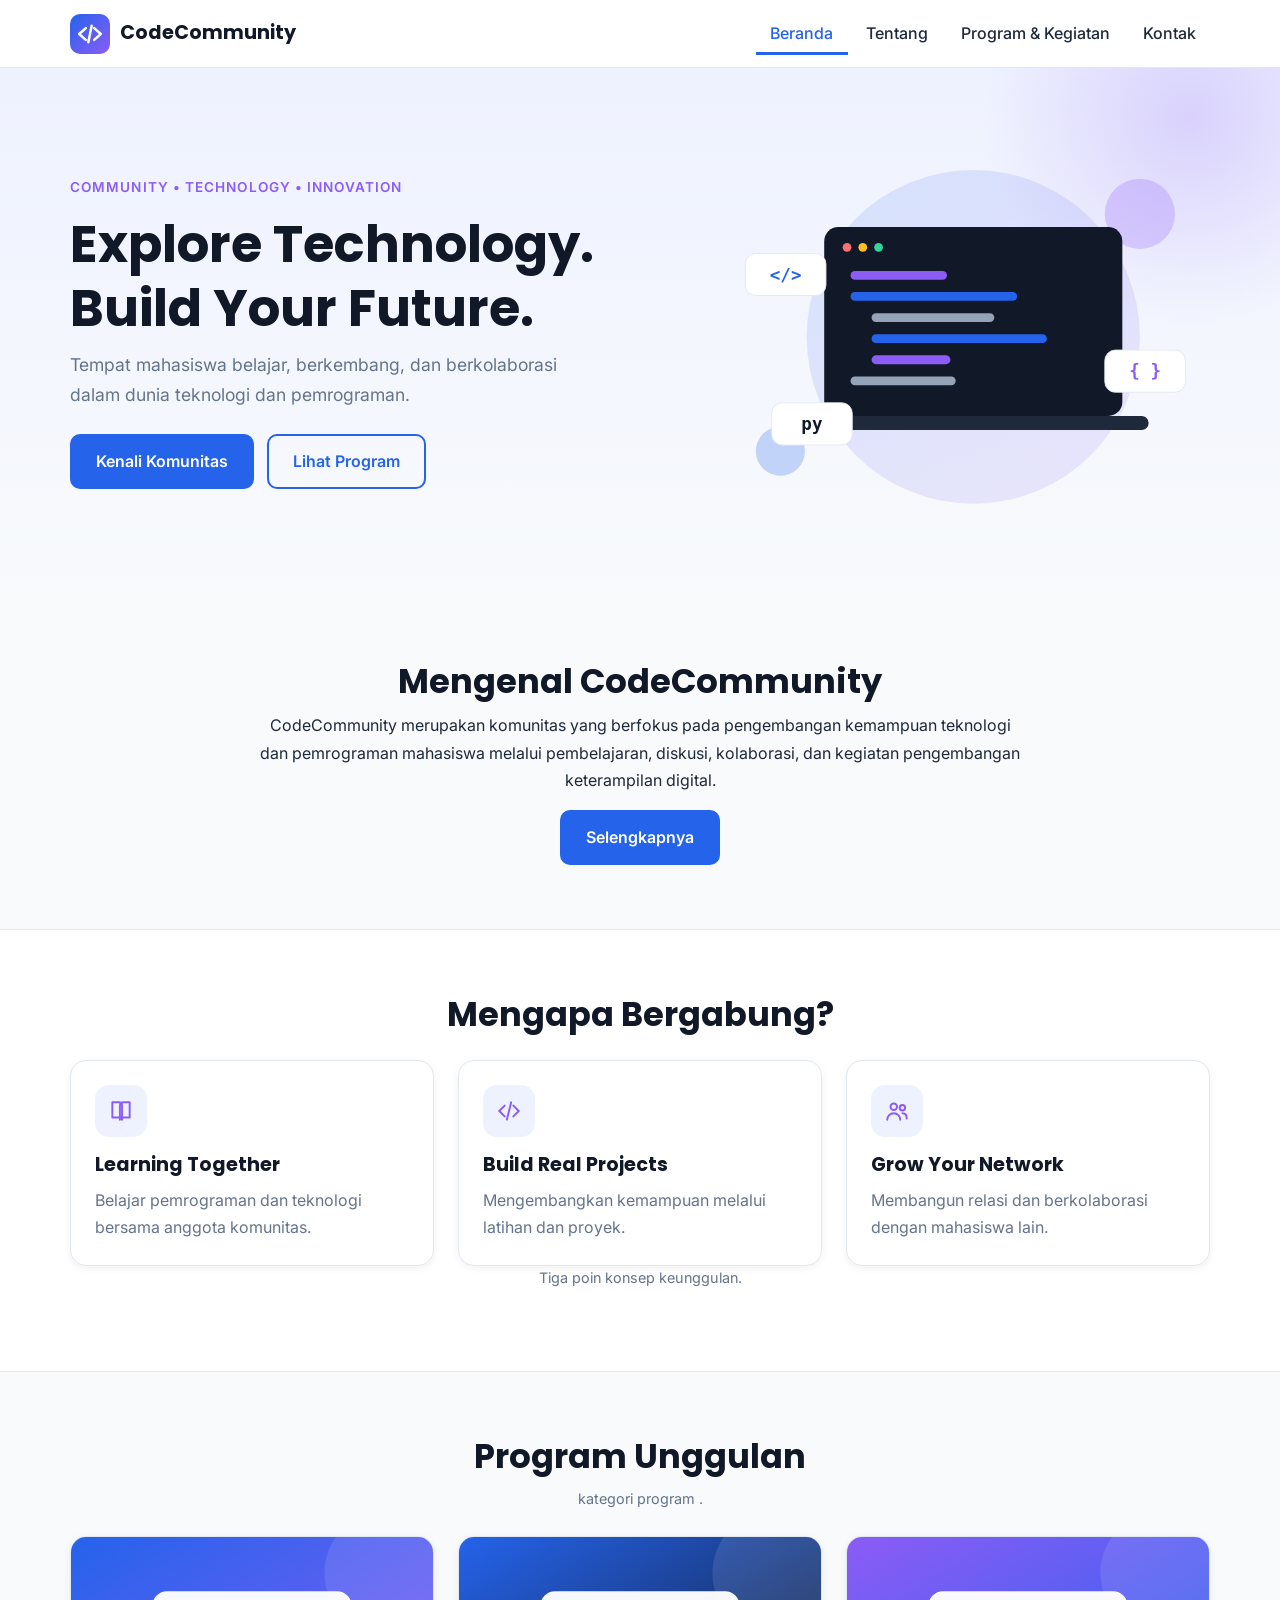
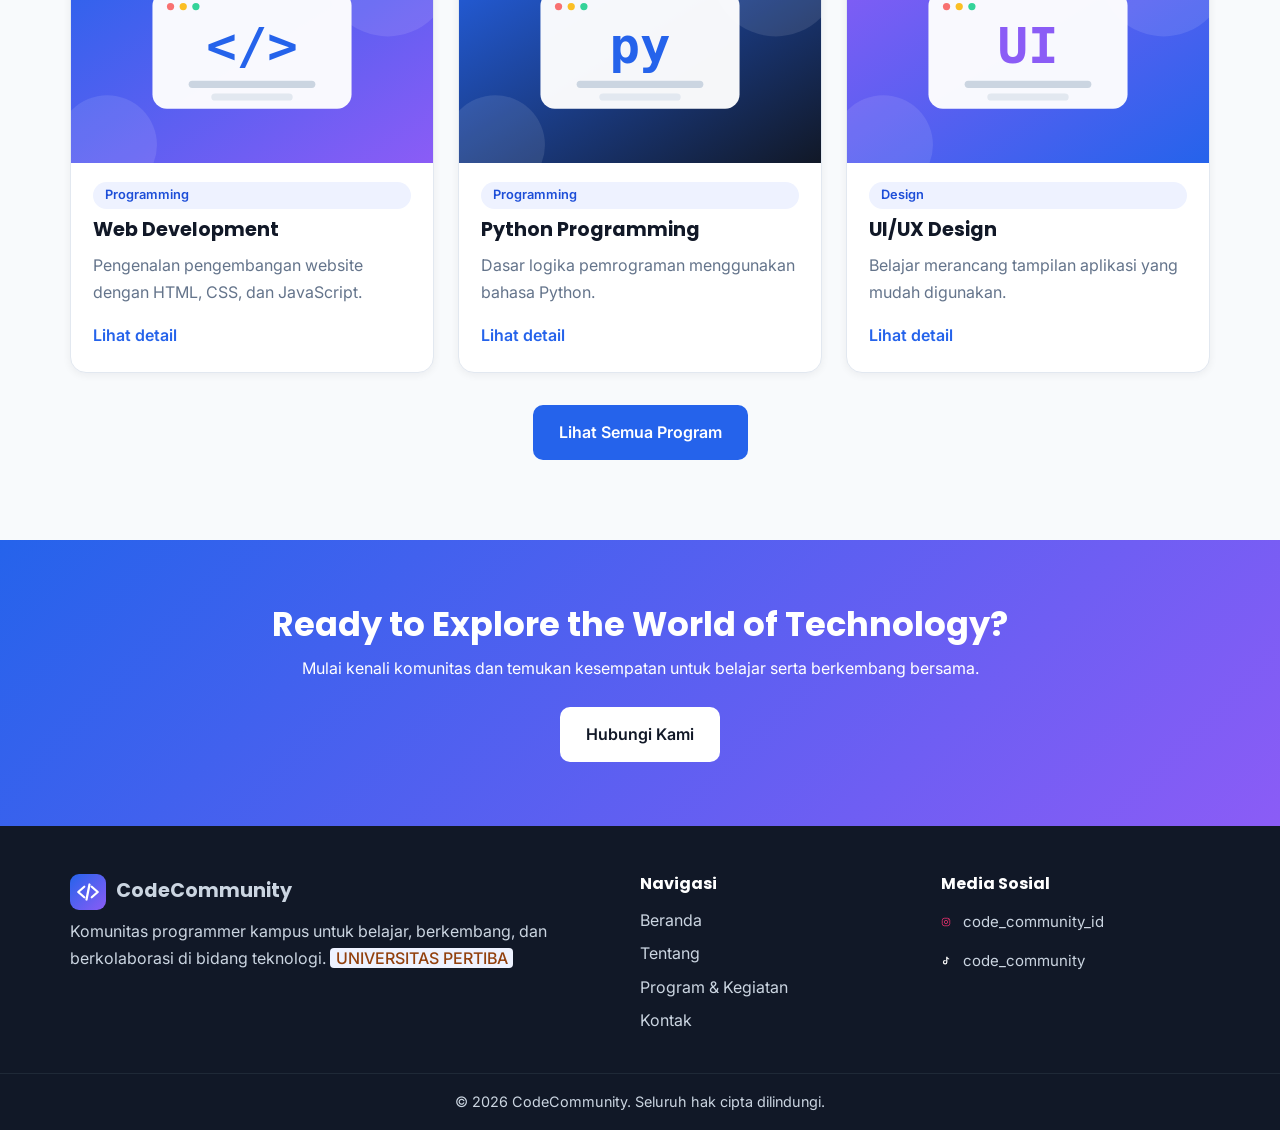
<file: index.html>
<!DOCTYPE html>
<html lang="id">
<head>
  <meta charset="UTF-8">
  <meta name="viewport" content="width=device-width, initial-scale=1.0">
  <meta name="description" content="CodeCommunity: website profil komunitas programmer kampus untuk belajar teknologi dan pemrograman bersama.">
  <title>Beranda | CodeCommunity</title>
  <link rel="preconnect" href="https://fonts.googleapis.com">
  <link rel="preconnect" href="https://fonts.gstatic.com" crossorigin>
  <link href="https://fonts.googleapis.com/css2?family=Inter:wght@400;500;600&amp;family=Poppins:wght@600;700&amp;display=swap" rel="stylesheet">
  <link rel="stylesheet" href="style.css">
  <script src="script.js" defer></script>
</head>
<body>
  <a class="lewati" href="#konten">Lewati ke konten utama</a>
  <header class="header" id="header-situs">
    <div class="kontainer header-isi">
      <a class="logo" href="index.html" aria-label="CodeCommunity, kembali ke Beranda">
        <img src="logo.svg" alt="Logo CodeCommunity berupa simbol kode" width="40" height="40">
        <span>CodeCommunity</span>
      </a>
      <button class="hamburger" id="tombol-menu" type="button" aria-label="Buka menu navigasi" aria-expanded="false" aria-controls="menu-utama">
        <span></span><span></span><span></span>
      </button>
      <nav class="nav" aria-label="Navigasi utama">
        <ul class="menu" id="menu-utama">
            <li><a href="index.html" class="aktif" aria-current="page">Beranda</a></li>
            <li><a href="tentang.html">Tentang</a></li>
            <li><a href="katalog.html">Program &amp; Kegiatan</a></li>
            <li><a href="kontak.html">Kontak</a></li>
        </ul>
      </nav>
    </div>
  </header>

  <main id="konten">
    <section class="hero" aria-labelledby="judul-hero">
      <div class="kontainer hero-isi">
        <div class="hero-teks">
          <p class="label">COMMUNITY • TECHNOLOGY • INNOVATION</p>
          <h1 id="judul-hero">Explore Technology. Build Your Future.</h1>
          <p class="subjudul">Tempat mahasiswa belajar, berkembang, dan berkolaborasi dalam dunia teknologi dan pemrograman.</p>
          <div class="tombol-grup">
            <a class="tombol tombol-utama" href="tentang.html">Kenali Komunitas</a>
            <a class="tombol tombol-sekunder" href="katalog.html">Lihat Program</a>
          </div>
        </div>
        <div class="hero-gambar">
          <img src="hero-community.svg" alt="Ilustrasi laptop berisi kode program yang dikelilingi simbol kode seperti &lt;/&gt; dan { }" width="560" height="420">
        </div>
      </div>
    </section>

    <section class="seksi" aria-labelledby="judul-mengenal">
      <div class="kontainer sempit teks-tengah">
        <h2 id="judul-mengenal">Mengenal CodeCommunity</h2>
        <p>CodeCommunity merupakan komunitas yang berfokus pada pengembangan kemampuan teknologi dan pemrograman mahasiswa melalui pembelajaran, diskusi, kolaborasi, dan kegiatan pengembangan keterampilan digital.</p>
        <a class="tombol tombol-utama" href="tentang.html">Selengkapnya</a>
      </div>
    </section>

    <section class="seksi seksi-putih" aria-labelledby="judul-keunggulan">
      <div class="kontainer">
        <h2 id="judul-keunggulan" class="teks-tengah">Mengapa Bergabung?</h2>
        <div class="grid-auto">
        <article class="kartu kartu-fitur">
          <span class="ikon" aria-hidden="true"><svg viewBox="0 0 24 24" width="26" height="26" fill="none" stroke="currentColor" stroke-width="1.8" stroke-linecap="round" stroke-linejoin="round"><path d="M4 4h6a3 3 0 0 1 3 3v13a2 2 0 0 0-2-2H4z"/><path d="M20 4h-6a3 3 0 0 0-3 3v13a2 2 0 0 1 2-2h7z"/></svg></span>
          <h3>Learning Together</h3>
          <p>Belajar pemrograman dan teknologi bersama anggota komunitas.</p>
        </article>
        <article class="kartu kartu-fitur">
          <span class="ikon" aria-hidden="true"><svg viewBox="0 0 24 24" width="26" height="26" fill="none" stroke="currentColor" stroke-width="1.8" stroke-linecap="round" stroke-linejoin="round"><path d="M8 7l-5 5 5 5M16 7l5 5-5 5M14 4l-4 16"/></svg></span>
          <h3>Build Real Projects</h3>
          <p>Mengembangkan kemampuan melalui latihan dan proyek.</p>
        </article>
        <article class="kartu kartu-fitur">
          <span class="ikon" aria-hidden="true"><svg viewBox="0 0 24 24" width="26" height="26" fill="none" stroke="currentColor" stroke-width="1.8" stroke-linecap="round" stroke-linejoin="round"><circle cx="9" cy="8" r="3"/><path d="M3 20c0-3.3 2.7-6 6-6s6 2.7 6 6"/><circle cx="17" cy="9" r="2.5"/><path d="M17 14c2.5 0 4 2 4 5"/></svg></span>
          <h3>Grow Your Network</h3>
          <p>Membangun relasi dan berkolaborasi dengan mahasiswa lain.</p>
        </article>
        </div>
        <p class="catatan teks-tengah">Tiga poin konsep keunggulan.</p>
      </div>
    </section>

    <section class="seksi" aria-labelledby="judul-unggulan">
      <div class="kontainer">
        <h2 id="judul-unggulan" class="teks-tengah">Program Unggulan</h2>
        <p class="catatan teks-tengah"> kategori program .</p>
        <div class="grid-auto">
        <article class="kartu kartu-program">
          <img src="program-web.svg" alt="Ilustrasi program Web Development dengan simbol kode" width="400" height="250" loading="lazy">
          <div class="kartu-isi">
            <span class="badge">Programming</span>
            <h3>Web Development</h3>
            <p>Pengenalan pengembangan website dengan HTML, CSS, dan JavaScript.</p>
            <a class="tautan" href="katalog.html">Lihat detail</a>
          </div>
        </article>
        <article class="kartu kartu-program">
          <img src="program-python.svg" alt="Ilustrasi program Python Programming dengan tulisan py" width="400" height="250" loading="lazy">
          <div class="kartu-isi">
            <span class="badge">Programming</span>
            <h3>Python Programming</h3>
            <p>Dasar logika pemrograman menggunakan bahasa Python.</p>
            <a class="tautan" href="katalog.html">Lihat detail</a>
          </div>
        </article>
        <article class="kartu kartu-program">
          <img src="program-ui.svg" alt="Ilustrasi program UI/UX Design dengan tulisan UI" width="400" height="250" loading="lazy">
          <div class="kartu-isi">
            <span class="badge">Design</span>
            <h3>UI/UX Design</h3>
            <p>Belajar merancang tampilan aplikasi yang mudah digunakan.</p>
            <a class="tautan" href="katalog.html">Lihat detail</a>
          </div>
        </article>
        </div>
        <p class="teks-tengah jarak-atas"><a class="tombol tombol-utama" href="katalog.html">Lihat Semua Program</a></p>
      </div>
    </section>

    <section class="cta" aria-labelledby="judul-cta">
      <div class="kontainer sempit teks-tengah">
        <h2 id="judul-cta">Ready to Explore the World of Technology?</h2>
        <p>Mulai kenali komunitas dan temukan kesempatan untuk belajar serta berkembang bersama.</p>
        <a class="tombol tombol-terang" href="kontak.html">Hubungi Kami</a>
      </div>
    </section>
  </main>

  <footer class="footer">
    <div class="kontainer footer-grid">
      <div>
        <a class="logo logo-terang" href="index.html">
          <img src="logo.svg" alt="Logo CodeCommunity" width="36" height="36">
          <span>CodeCommunity</span>
        </a>
        <p>Komunitas programmer kampus untuk belajar, berkembang, dan berkolaborasi di bidang teknologi. <span class="placeholder"> UNIVERSITAS PERTIBA </span></p>
      </div>
      <div>
        <h2 class="footer-judul">Navigasi</h2>
        <ul class="footer-daftar">
          <li><a href="index.html">Beranda</a></li>
          <li><a href="tentang.html">Tentang</a></li>
          <li><a href="katalog.html">Program &amp; Kegiatan</a></li>
          <li><a href="kontak.html">Kontak</a></li>
        </ul>
      </div>
   <div>
  <h2 class="footer-judul">Media Sosial</h2>

  <div class="social-links">

    <!-- Instagram -->
    <a href="https://www.instagram.com/USERNAME_IG/"
       target="_blank"
       rel="noopener noreferrer"
       class="social-item">

      <svg class="social-logo instagram-logo"
           viewBox="0 0 24 24"
           aria-hidden="true">
        <rect x="3" y="3" width="18" height="18" rx="5"
              fill="none" stroke="currentColor" stroke-width="2"/>
        <circle cx="12" cy="12" r="4"
                fill="none" stroke="currentColor" stroke-width="2"/>
        <circle cx="17.5" cy="6.5" r="1.2"
                fill="currentColor"/>
      </svg>

      <span>code_community_id</span>
    </a>

    <!-- TikTok -->
    <a href="https://www.tiktok.com/@USERNAME_TIKTOK"
       target="_blank"
       rel="noopener noreferrer"
       class="social-item">

      <svg class="social-logo tiktok-logo"
           viewBox="0 0 24 24"
           aria-hidden="true">
        <path fill="currentColor"
          d="M19.6 8.2a7.1 7.1 0 0 1-4.3-1.4v8.1a5.4 5.4 0 1 1-5.4-5.4c.4 0 .8 0 1.2.1v3a2.5 2.5 0 1 0 1.3 2.2V2h3a4.2 4.2 0 0 0 4.2 4.2v2z"/>
      </svg>

      <span>code_community</span>
    </a>

  </div>
</div>
    </div>
    <div class="footer-bawah">
      <p>&copy; <span id="tahun">2026</span> CodeCommunity. Seluruh hak cipta dilindungi.</p>
    </div>
  </footer>
</body>
</html>
</file>
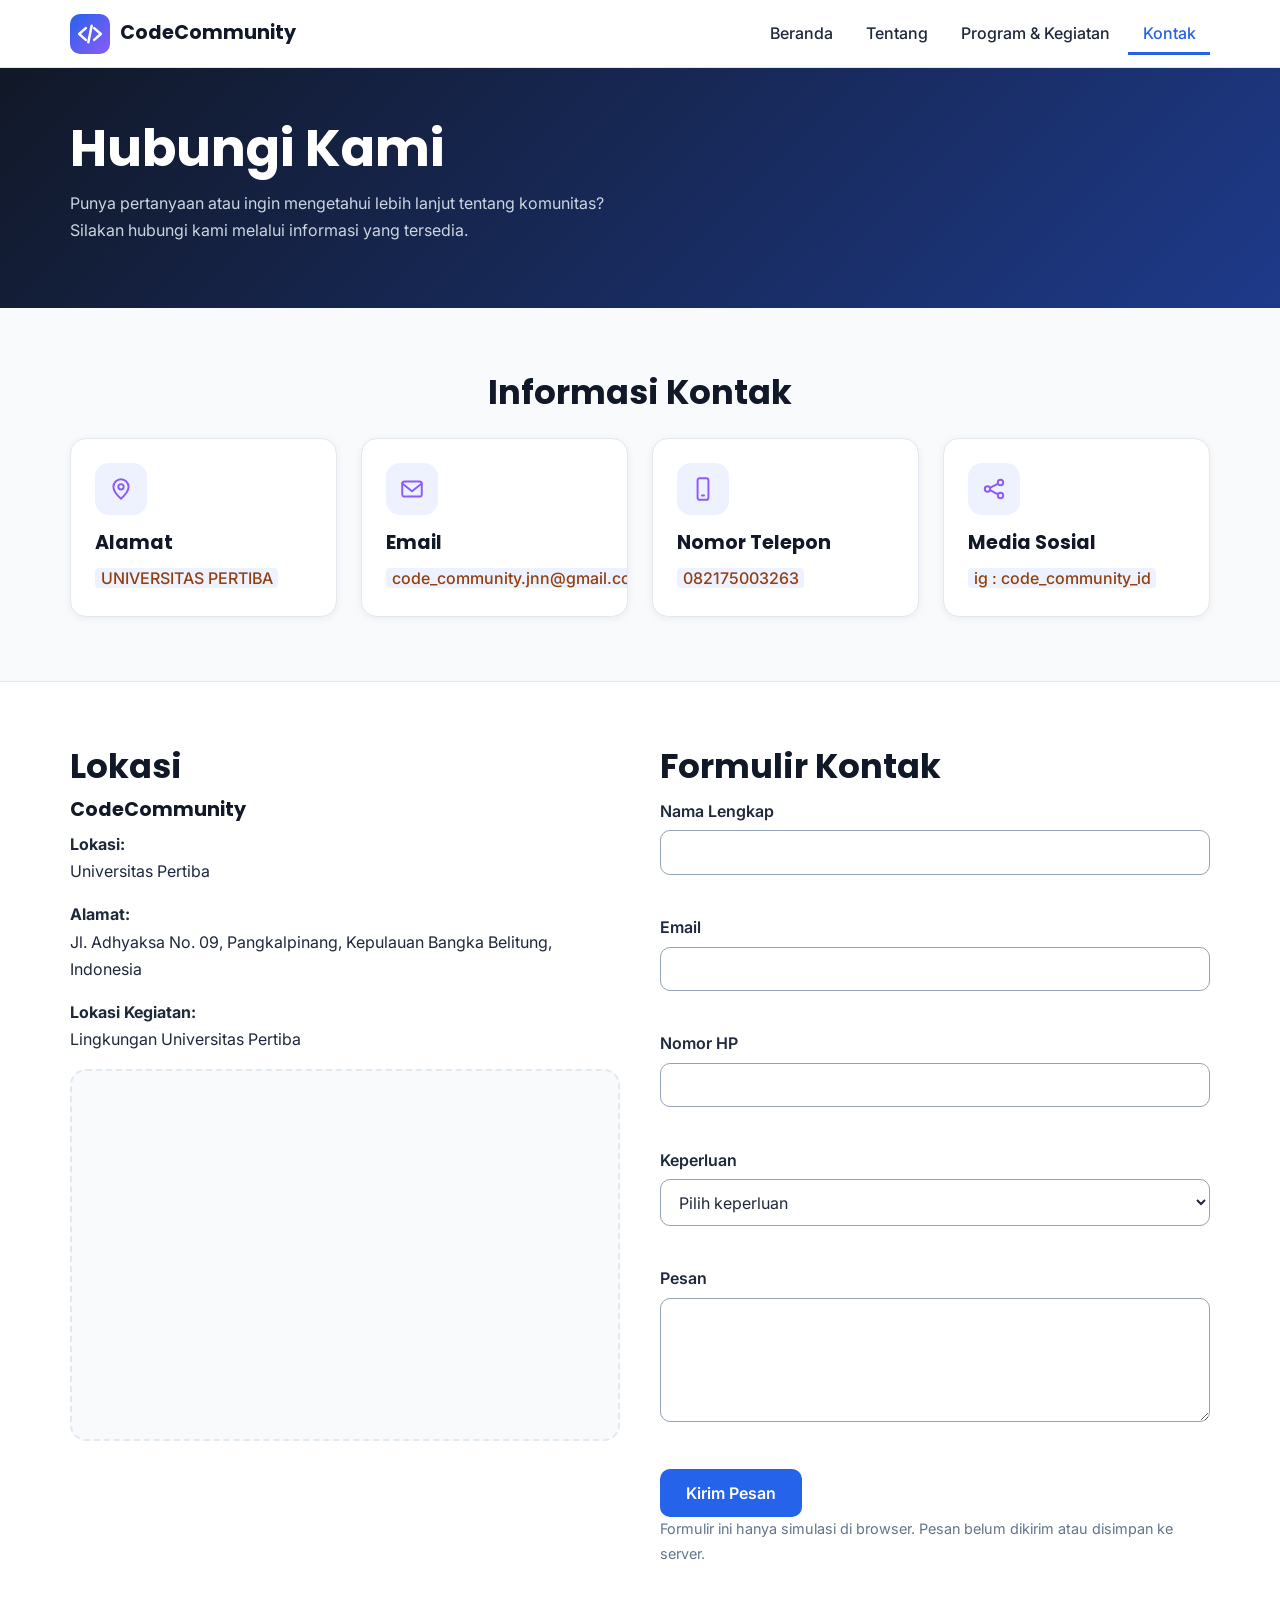
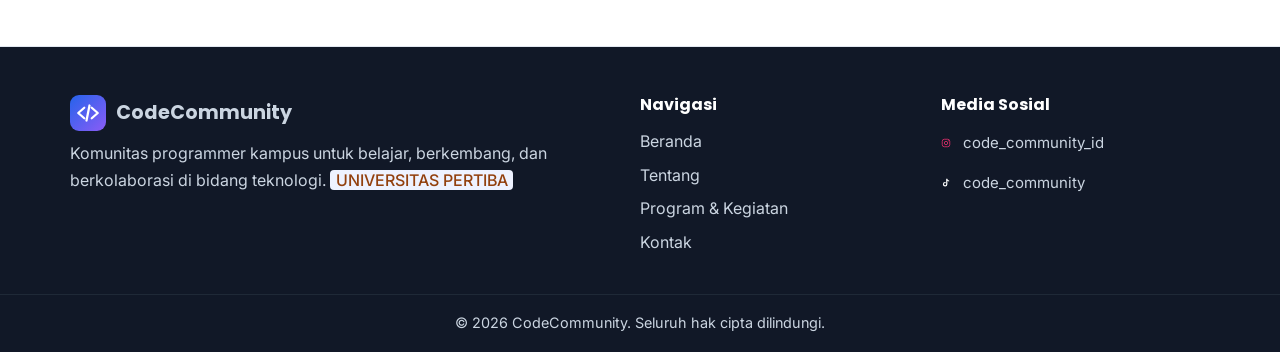
<file: kontak.html>
<!DOCTYPE html>
<html lang="id">
<head>
  <meta charset="UTF-8">
  <meta name="viewport" content="width=device-width, initial-scale=1.0">
  <meta name="description" content="Hubungi CodeCommunity untuk bertanya atau mengetahui lebih lanjut tentang komunitas.">
  <title>Kontak | CodeCommunity</title>
  <link rel="preconnect" href="https://fonts.googleapis.com">
  <link rel="preconnect" href="https://fonts.gstatic.com" crossorigin>
  <link href="https://fonts.googleapis.com/css2?family=Inter:wght@400;500;600&amp;family=Poppins:wght@600;700&amp;display=swap" rel="stylesheet">
  <link rel="stylesheet" href="style.css">
  <script src="script.js" defer></script>
</head>
<body>
  <a class="lewati" href="#konten">Lewati ke konten utama</a>
  <header class="header" id="header-situs">
    <div class="kontainer header-isi">
      <a class="logo" href="index.html" aria-label="CodeCommunity, kembali ke Beranda">
        <img src="logo.svg" alt="Logo CodeCommunity berupa simbol kode" width="40" height="40">
        <span>CodeCommunity</span>
      </a>
      <button class="hamburger" id="tombol-menu" type="button" aria-label="Buka menu navigasi" aria-expanded="false" aria-controls="menu-utama">
        <span></span><span></span><span></span>
      </button>
      <nav class="nav" aria-label="Navigasi utama">
        <ul class="menu" id="menu-utama">
            <li><a href="index.html">Beranda</a></li>
            <li><a href="tentang.html">Tentang</a></li>
            <li><a href="katalog.html">Program &amp; Kegiatan</a></li>
            <li><a href="kontak.html" class="aktif" aria-current="page">Kontak</a></li>
        </ul>
      </nav>
    </div>
  </header>

  <main id="konten">
    <section class="page-hero" aria-labelledby="judul-kontak">
      <div class="kontainer">
        <h1 id="judul-kontak">Hubungi Kami</h1>
        <p>Punya pertanyaan atau ingin mengetahui lebih lanjut tentang komunitas? Silakan hubungi kami melalui informasi yang tersedia.</p>
      </div>
    </section>

    <section class="seksi" aria-labelledby="judul-info">
      <div class="kontainer">
        <h2 id="judul-info" class="teks-tengah">Informasi Kontak</h2>
        <div class="grid-auto">
        <article class="kartu kartu-fitur">
          <span class="ikon" aria-hidden="true"><svg viewBox="0 0 24 24" width="26" height="26" fill="none" stroke="currentColor" stroke-width="1.8" stroke-linecap="round" stroke-linejoin="round"><path d="M12 21s7-6.2 7-11a7 7 0 0 0-14 0c0 4.8 7 11 7 11z"/><circle cx="12" cy="10" r="2.5"/></svg></span>
          <h3>Alamat</h3>
          <p><span class="placeholder">UNIVERSITAS PERTIBA</span></p>
        </article>
        <article class="kartu kartu-fitur">
          <span class="ikon" aria-hidden="true"><svg viewBox="0 0 24 24" width="26" height="26" fill="none" stroke="currentColor" stroke-width="1.8" stroke-linecap="round" stroke-linejoin="round"><rect x="3" y="5" width="18" height="14" rx="2"/><path d="M3 7l9 7 9-7"/></svg></span>
          <h3>Email</h3>
          <p><span class="placeholder">code_community.jnn@gmail.com</span></p>
        </article>
        <article class="kartu kartu-fitur">
          <span class="ikon" aria-hidden="true"><svg viewBox="0 0 24 24" width="26" height="26" fill="none" stroke="currentColor" stroke-width="1.8" stroke-linecap="round" stroke-linejoin="round"><rect x="7" y="2" width="10" height="20" rx="2"/><path d="M11 18h2"/></svg></span>
          <h3>Nomor Telepon</h3>
          <p><span class="placeholder">082175003263</span></p>
        </article>
        <article class="kartu kartu-fitur">
          <span class="ikon" aria-hidden="true"><svg viewBox="0 0 24 24" width="26" height="26" fill="none" stroke="currentColor" stroke-width="1.8" stroke-linecap="round" stroke-linejoin="round"><circle cx="6" cy="12" r="2.5"/><circle cx="18" cy="6" r="2.5"/><circle cx="18" cy="18" r="2.5"/><path d="M8.2 11l7.6-4M8.2 13l7.6 4"/></svg></span>
          <h3>Media Sosial</h3>
          <p><span class="placeholder"> ig : code_community_id</span></p>
        </article>
        </div>
      </div>
    </section>

    <section class="seksi seksi-putih" aria-labelledby="judul-form">
      <div class="kontainer kontak-grid">
       
<div>
  <h2 id="judul-peta">Lokasi</h2>

  <div class="lokasi-info">
    <h3>CodeCommunity</h3>

    <p>
      <strong>Lokasi:</strong><br>
      Universitas Pertiba
    </p>

    <p>
      <strong>Alamat:</strong><br>
      Jl. Adhyaksa No. 09, Pangkalpinang,
      Kepulauan Bangka Belitung, Indonesia
    </p>

    <p>
      <strong>Lokasi Kegiatan:</strong><br>
      Lingkungan Universitas Pertiba
    </p>
  </div>

  <div class="peta">
    <iframe
      src="https://www.google.com/maps?q=Universitas+Pertiba+Pangkalpinang&output=embed"
      width="100%"
      height="300"
      style="border:0;"
      loading="lazy"
      allowfullscreen
      title="Peta lokasi Universitas Pertiba">
    </iframe>
  </div>
</div>

        <div>
          <h2 id="judul-form">Formulir Kontak</h2>
          <form id="form-kontak">
          <div class="field">
            <label for="nama">Nama Lengkap</label>
            <input type="text" id="nama" name="nama" autocomplete="name" aria-describedby="error-nama" required>
            <p class="error" id="error-nama"></p>
          </div>
          <div class="field">
            <label for="email">Email</label>
            <input type="email" id="email" name="email" autocomplete="email" aria-describedby="error-email" required>
            <p class="error" id="error-email"></p>
          </div>
          <div class="field">
            <label for="hp">Nomor HP</label>
            <input type="tel" id="hp" name="hp" inputmode="numeric" pattern="[0-9]{10,13}" title="Isi 10 sampai 13 angka tanpa spasi" autocomplete="tel" aria-describedby="error-hp" required>
            <p class="error" id="error-hp"></p>
          </div>
          <div class="field">
            <label for="keperluan">Keperluan</label>
            <select id="keperluan" name="keperluan" aria-describedby="error-keperluan" required>
              <option value="">Pilih keperluan</option>
              <option value="informasi">Informasi umum</option>
              <option value="bergabung">Ingin bergabung</option>
              <option value="kerja-sama">Kerja sama</option>
              <option value="saran">Saran dan masukan</option>
            </select>
            <p class="error" id="error-keperluan"></p>
          </div>
          <div class="field">
            <label for="pesan">Pesan</label>
            <textarea id="pesan" name="pesan" rows="5" minlength="10" maxlength="500" aria-describedby="error-pesan" required></textarea>
            <p class="error" id="error-pesan"></p>
          </div>
            <button class="tombol tombol-utama" type="submit" id="tombol-kirim">Kirim Pesan</button>
            <p id="pesan-sukses" class="sukses" role="status" hidden></p>
            <p class="catatan">Formulir ini hanya simulasi di browser. Pesan belum dikirim atau disimpan ke server.</p>
          </form>
        </div>
      </div>
    </section>
  </main>

  <footer class="footer">
    <div class="kontainer footer-grid">
      <div>
        <a class="logo logo-terang" href="index.html">
          <img src="logo.svg" alt="Logo CodeCommunity" width="36" height="36">
          <span>CodeCommunity</span>
        </a>
        <p>Komunitas programmer kampus untuk belajar, berkembang, dan berkolaborasi di bidang teknologi. <span class="placeholder">UNIVERSITAS PERTIBA</span></p>
      </div>
      <div>
        <h2 class="footer-judul">Navigasi</h2>
        <ul class="footer-daftar">
          <li><a href="index.html">Beranda</a></li>
          <li><a href="tentang.html">Tentang</a></li>
          <li><a href="katalog.html">Program &amp; Kegiatan</a></li>
          <li><a href="kontak.html">Kontak</a></li>
        </ul>
      </div>
      <div>
  <h2 class="footer-judul">Media Sosial</h2>

  <div class="social-links">

    <!-- Instagram -->
    <a href="https://www.instagram.com/USERNAME_IG/"
       target="_blank"
       rel="noopener noreferrer"
       class="social-item">

      <svg class="social-logo instagram-logo"
           viewBox="0 0 24 24"
           aria-hidden="true">
        <rect x="3" y="3" width="18" height="18" rx="5"
              fill="none" stroke="currentColor" stroke-width="2"/>
        <circle cx="12" cy="12" r="4"
                fill="none" stroke="currentColor" stroke-width="2"/>
        <circle cx="17.5" cy="6.5" r="1.2"
                fill="currentColor"/>
      </svg>

      <span>code_community_id</span>
    </a>

    <!-- TikTok -->
    <a href="https://www.tiktok.com/@USERNAME_TIKTOK"
       target="_blank"
       rel="noopener noreferrer"
       class="social-item">

      <svg class="social-logo tiktok-logo"
           viewBox="0 0 24 24"
           aria-hidden="true">
        <path fill="currentColor"
          d="M19.6 8.2a7.1 7.1 0 0 1-4.3-1.4v8.1a5.4 5.4 0 1 1-5.4-5.4c.4 0 .8 0 1.2.1v3a2.5 2.5 0 1 0 1.3 2.2V2h3a4.2 4.2 0 0 0 4.2 4.2v2z"/>
      </svg>

      <span>code_community</span>
    </a>

  </div>
</div>
    </div>
    <div class="footer-bawah">
      <p>&copy; <span id="tahun">2026</span> CodeCommunity. Seluruh hak cipta dilindungi.</p>
    </div>
  </footer>
</body>
</html>
</file>
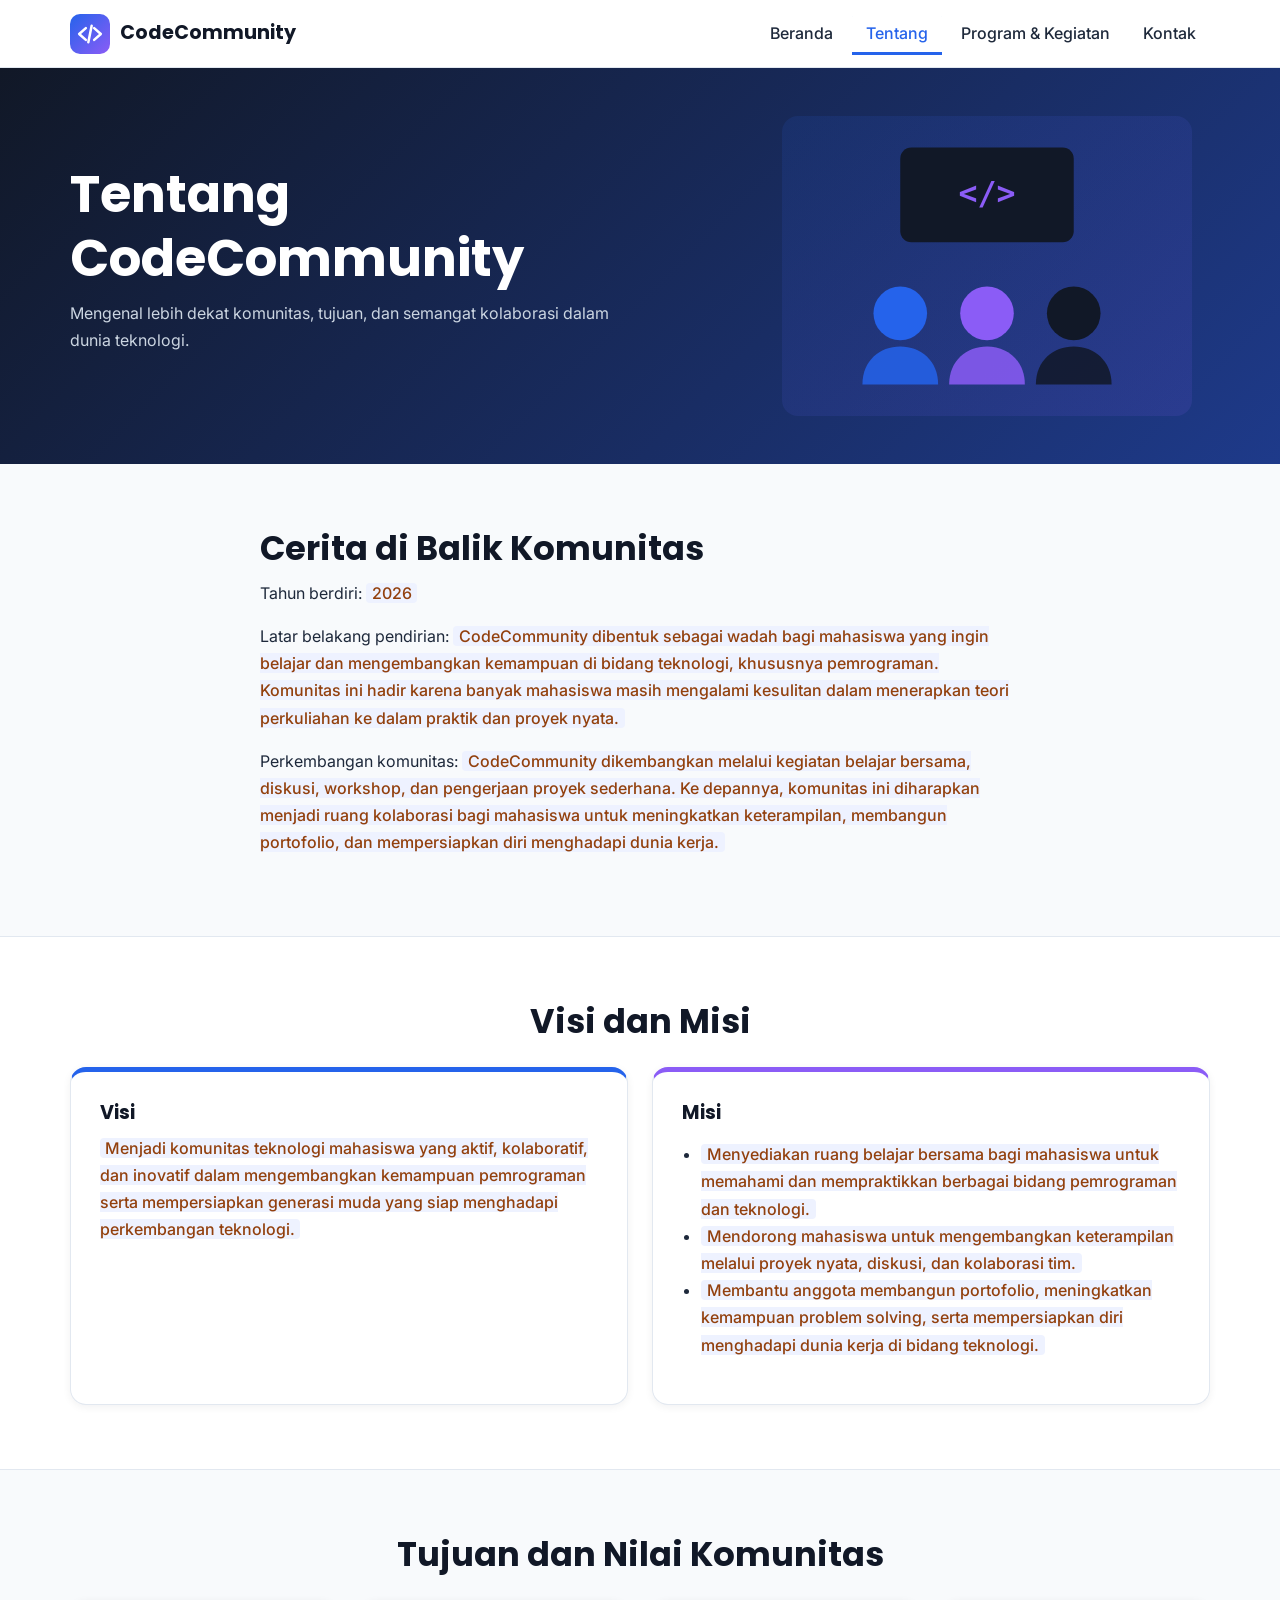
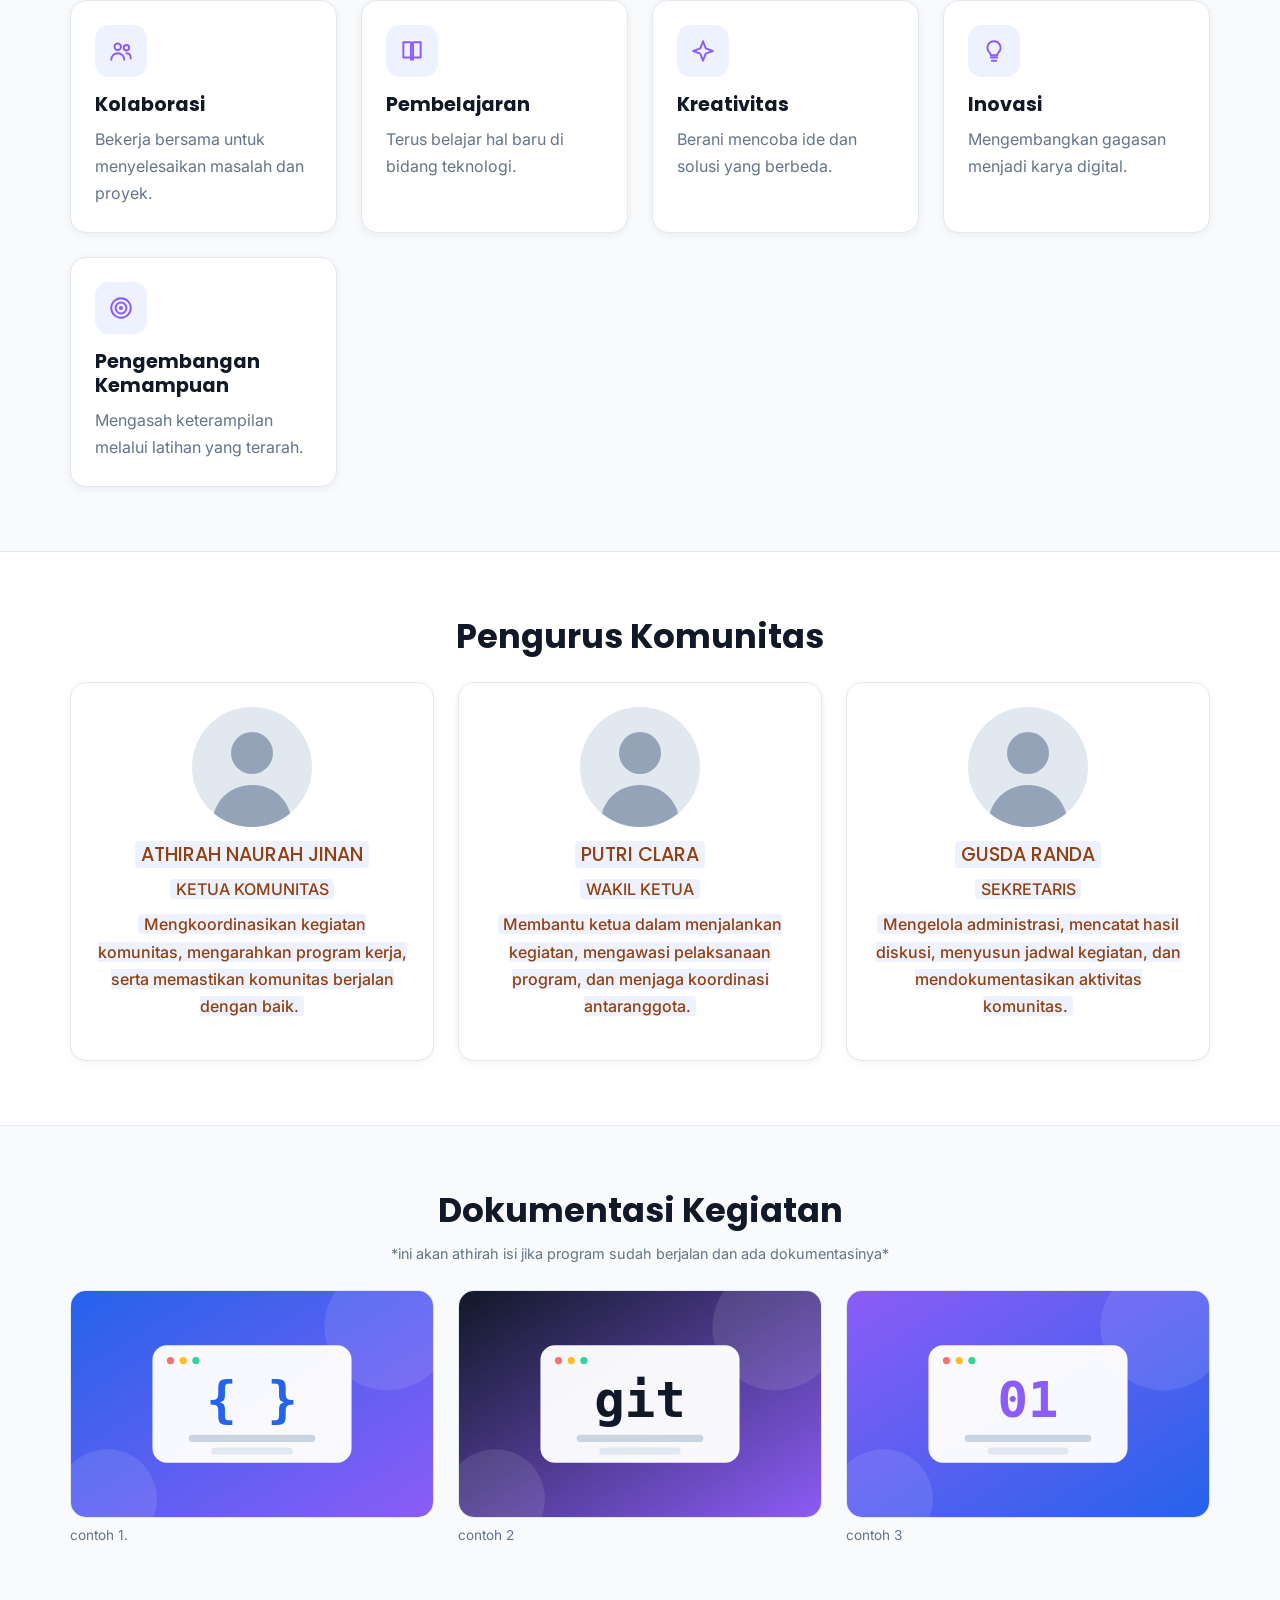
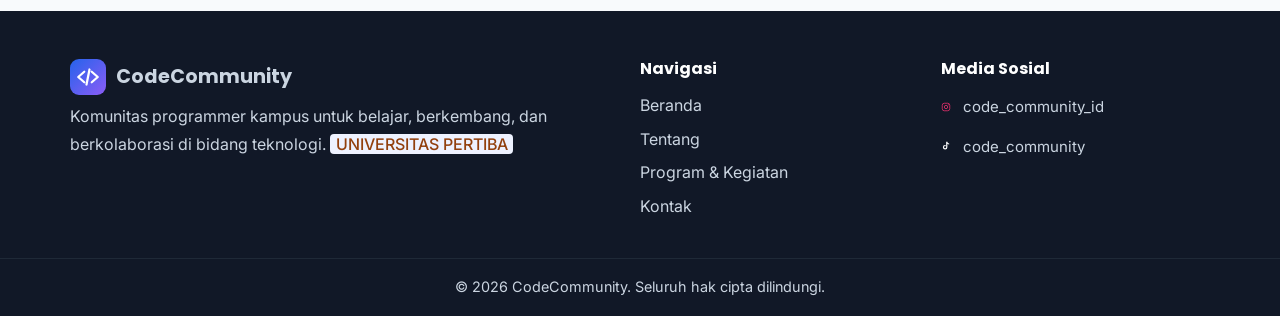
<file: tentang.html>
<!DOCTYPE html>
<html lang="id">
<head>
  <meta charset="UTF-8">
  <meta name="viewport" content="width=device-width, initial-scale=1.0">
  <meta name="description" content="Mengenal sejarah, visi, misi, nilai, dan pengurus CodeCommunity.">
  <title>Tentang | CodeCommunity</title>
  <link rel="preconnect" href="https://fonts.googleapis.com">
  <link rel="preconnect" href="https://fonts.gstatic.com" crossorigin>
  <link href="https://fonts.googleapis.com/css2?family=Inter:wght@400;500;600&amp;family=Poppins:wght@600;700&amp;display=swap" rel="stylesheet">
  <link rel="stylesheet" href="style.css">
  <script src="script.js" defer></script>
</head>
<body>
  <a class="lewati" href="#konten">Lewati ke konten utama</a>
  <header class="header" id="header-situs">
    <div class="kontainer header-isi">
      <a class="logo" href="index.html" aria-label="CodeCommunity, kembali ke Beranda">
        <img src="logo.svg" alt="Logo CodeCommunity berupa simbol kode" width="40" height="40">
        <span>CodeCommunity</span>
      </a>
      <button class="hamburger" id="tombol-menu" type="button" aria-label="Buka menu navigasi" aria-expanded="false" aria-controls="menu-utama">
        <span></span><span></span><span></span>
      </button>
      <nav class="nav" aria-label="Navigasi utama">
        <ul class="menu" id="menu-utama">
            <li><a href="index.html">Beranda</a></li>
            <li><a href="tentang.html" class="aktif" aria-current="page">Tentang</a></li>
            <li><a href="katalog.html">Program &amp; Kegiatan</a></li>
            <li><a href="kontak.html">Kontak</a></li>
        </ul>
      </nav>
    </div>
  </header>

  <main id="konten">
    <section class="page-hero" aria-labelledby="judul-tentang">
      <div class="kontainer page-hero-isi">
        <div>
          <h1 id="judul-tentang">Tentang CodeCommunity</h1>
          <p>Mengenal lebih dekat komunitas, tujuan, dan semangat kolaborasi dalam dunia teknologi.</p>
        </div>
        <img src="about-community.svg" alt="Ilustrasi tiga orang anggota komunitas di depan layar berisi simbol kode" width="520" height="380">
      </div>
    </section>

    <section class="seksi" aria-labelledby="judul-cerita">
      <div class="kontainer sempit">
        <h2 id="judul-cerita">Cerita di Balik Komunitas</h2>
        <p>Tahun berdiri: <span class="placeholder"> 2026 </span></p>
        <p>Latar belakang pendirian: <span class="placeholder">CodeCommunity dibentuk sebagai wadah bagi mahasiswa yang ingin belajar dan mengembangkan kemampuan di bidang teknologi, khususnya pemrograman. Komunitas ini hadir karena banyak mahasiswa masih mengalami kesulitan dalam menerapkan teori perkuliahan ke dalam praktik dan proyek nyata. </span></p>
        <p>Perkembangan komunitas: <span class="placeholder">CodeCommunity dikembangkan melalui kegiatan belajar bersama, diskusi, workshop, dan pengerjaan proyek sederhana. Ke depannya, komunitas ini diharapkan menjadi ruang kolaborasi bagi mahasiswa untuk meningkatkan keterampilan, membangun portofolio, dan mempersiapkan diri menghadapi dunia kerja.</span></p>
      </div>
    </section>

    <section class="seksi seksi-putih" aria-labelledby="judul-visimisi">
      <div class="kontainer">
        <h2 id="judul-visimisi" class="teks-tengah">Visi dan Misi</h2>
        <div class="grid-dua">
          <article class="kartu kartu-visi">
            <h3>Visi</h3>
            <p><span class="placeholder">Menjadi komunitas teknologi mahasiswa yang aktif, kolaboratif, dan inovatif dalam mengembangkan kemampuan pemrograman serta mempersiapkan generasi muda yang siap menghadapi perkembangan teknologi.</span></p>
          </article>
          <article class="kartu kartu-misi">
            <h3>Misi</h3>
            <ul>
              <li><span class="placeholder">Menyediakan ruang belajar bersama bagi mahasiswa untuk memahami dan mempraktikkan berbagai bidang pemrograman dan teknologi.</span></li>
              <li><span class="placeholder">Mendorong mahasiswa untuk mengembangkan keterampilan melalui proyek nyata, diskusi, dan kolaborasi tim.</span></li>
              <li><span class="placeholder">Membantu anggota membangun portofolio, meningkatkan kemampuan problem solving, serta mempersiapkan diri menghadapi dunia kerja di bidang teknologi.</span></li>
            </ul>
          </article>
        </div>
      </div>
    </section>

    <section class="seksi" aria-labelledby="judul-nilai">
      <div class="kontainer">
        <h2 id="judul-nilai" class="teks-tengah">Tujuan dan Nilai Komunitas</h2>
        <div class="grid-auto">
        <article class="kartu kartu-fitur">
          <span class="ikon" aria-hidden="true"><svg viewBox="0 0 24 24" width="26" height="26" fill="none" stroke="currentColor" stroke-width="1.8" stroke-linecap="round" stroke-linejoin="round"><circle cx="9" cy="8" r="3"/><path d="M3 20c0-3.3 2.7-6 6-6s6 2.7 6 6"/><circle cx="17" cy="9" r="2.5"/><path d="M17 14c2.5 0 4 2 4 5"/></svg></span>
          <h3>Kolaborasi</h3>
          <p>Bekerja bersama untuk menyelesaikan masalah dan proyek.</p>
        </article>
        <article class="kartu kartu-fitur">
          <span class="ikon" aria-hidden="true"><svg viewBox="0 0 24 24" width="26" height="26" fill="none" stroke="currentColor" stroke-width="1.8" stroke-linecap="round" stroke-linejoin="round"><path d="M4 4h6a3 3 0 0 1 3 3v13a2 2 0 0 0-2-2H4z"/><path d="M20 4h-6a3 3 0 0 0-3 3v13a2 2 0 0 1 2-2h7z"/></svg></span>
          <h3>Pembelajaran</h3>
          <p>Terus belajar hal baru di bidang teknologi.</p>
        </article>
        <article class="kartu kartu-fitur">
          <span class="ikon" aria-hidden="true"><svg viewBox="0 0 24 24" width="26" height="26" fill="none" stroke="currentColor" stroke-width="1.8" stroke-linecap="round" stroke-linejoin="round"><path d="M12 3l2.5 6.5L21 12l-6.5 2.5L12 21l-2.5-6.5L3 12l6.5-2.5z"/></svg></span>
          <h3>Kreativitas</h3>
          <p>Berani mencoba ide dan solusi yang berbeda.</p>
        </article>
        <article class="kartu kartu-fitur">
          <span class="ikon" aria-hidden="true"><svg viewBox="0 0 24 24" width="26" height="26" fill="none" stroke="currentColor" stroke-width="1.8" stroke-linecap="round" stroke-linejoin="round"><path d="M9 18h6M10 21h4M12 3a6 6 0 0 0-4 10.5c.7.7 1 1.5 1 2.5h6c0-1 .3-1.8 1-2.5A6 6 0 0 0 12 3z"/></svg></span>
          <h3>Inovasi</h3>
          <p>Mengembangkan gagasan menjadi karya digital.</p>
        </article>
        <article class="kartu kartu-fitur">
          <span class="ikon" aria-hidden="true"><svg viewBox="0 0 24 24" width="26" height="26" fill="none" stroke="currentColor" stroke-width="1.8" stroke-linecap="round" stroke-linejoin="round"><circle cx="12" cy="12" r="9"/><circle cx="12" cy="12" r="5"/><circle cx="12" cy="12" r="1"/></svg></span>
          <h3>Pengembangan Kemampuan</h3>
          <p>Mengasah keterampilan melalui latihan yang terarah.</p>
        </article>
        </div>
      </div>
    </section>

    <section class="seksi seksi-putih" aria-labelledby="judul-pengurus">
      <div class="kontainer">
        <h2 id="judul-pengurus" class="teks-tengah">Pengurus Komunitas</h2>
        <div class="grid-auto">
        <article class="kartu kartu-pengurus">
          <img src="avatar-placeholder.svg" alt="Foto pengurus 1 (placeholder, belum diganti)" width="240" height="240" loading="lazy">
          <h3><span class="placeholder">ATHIRAH NAURAH JINAN</span></h3>
          <p class="jabatan"><span class="placeholder">KETUA KOMUNITAS</span></p>
          <p><span class="placeholder">Mengkoordinasikan kegiatan komunitas, mengarahkan program kerja, serta memastikan komunitas berjalan dengan baik.</span></p>
        </article>
        <article class="kartu kartu-pengurus">
          <img src="avatar-placeholder.svg" alt="Foto pengurus 2 (placeholder, belum diganti)" width="240" height="240" loading="lazy">
          <h3><span class="placeholder">PUTRI CLARA</span></h3>
          <p class="jabatan"><span class="placeholder">WAKIL KETUA</span></p>
          <p><span class="placeholder">Membantu ketua dalam menjalankan kegiatan, mengawasi pelaksanaan program, dan menjaga koordinasi antaranggota.</span></p>
        </article>
        <article class="kartu kartu-pengurus">
          <img src="avatar-placeholder.svg" alt="Foto pengurus 3 (placeholder, belum diganti)" width="240" height="240" loading="lazy">
          <h3><span class="placeholder">GUSDA RANDA</span></h3>
          <p class="jabatan"><span class="placeholder">SEKRETARIS</span></p>
          <p><span class="placeholder">Mengelola administrasi, mencatat hasil diskusi, menyusun jadwal kegiatan, dan mendokumentasikan aktivitas komunitas.</span></p>
        </article>
        </div>
      </div>
    </section>

    <section class="seksi" aria-labelledby="judul-galeri">
      <div class="kontainer">
        <h2 id="judul-galeri" class="teks-tengah">Dokumentasi Kegiatan</h2>
        <p class="catatan teks-tengah"> *ini akan athirah isi jika program sudah berjalan dan ada dokumentasinya*</p>
        <div class="grid-auto">
        <figure class="galeri-item">
          <img src="galeri-1.svg" alt="Ilustrasi kegiatan belajar pemrograman dengan simbol kurung kurawal" width="400" height="250" loading="lazy">
          <figcaption>contoh 1.</figcaption>
        </figure>
        <figure class="galeri-item">
          <img src="galeri-2.svg" alt="Ilustrasi kegiatan kolaborasi kode dengan tulisan git" width="400" height="250" loading="lazy">
          <figcaption>contoh 2</figcaption>
        </figure>
        <figure class="galeri-item">
          <img src="galeri-3.svg" alt="Ilustrasi kegiatan teknologi dengan angka biner 01" width="400" height="250" loading="lazy">
          <figcaption>contoh 3</figcaption>
        </figure>
        </div>
      </div>
    </section>
  </main>

  <footer class="footer">
    <div class="kontainer footer-grid">
      <div>
        <a class="logo logo-terang" href="index.html">
          <img src="logo.svg" alt="Logo CodeCommunity" width="36" height="36">
          <span>CodeCommunity</span>
        </a>
        <p>Komunitas programmer kampus untuk belajar, berkembang, dan berkolaborasi di bidang teknologi. <span class="placeholder">UNIVERSITAS PERTIBA</span></p>
      </div>
      <div>
        <h2 class="footer-judul">Navigasi</h2>
        <ul class="footer-daftar">
          <li><a href="index.html">Beranda</a></li>
          <li><a href="tentang.html">Tentang</a></li>
          <li><a href="katalog.html">Program &amp; Kegiatan</a></li>
          <li><a href="kontak.html">Kontak</a></li>
        </ul>
      </div>
      <div>
  <h2 class="footer-judul">Media Sosial</h2>

  <div class="social-links">

    <!-- Instagram -->
    <a href="https://www.instagram.com/USERNAME_IG/"
       target="_blank"
       rel="noopener noreferrer"
       class="social-item">

      <svg class="social-logo instagram-logo"
           viewBox="0 0 24 24"
           aria-hidden="true">
        <rect x="3" y="3" width="18" height="18" rx="5"
              fill="none" stroke="currentColor" stroke-width="2"/>
        <circle cx="12" cy="12" r="4"
                fill="none" stroke="currentColor" stroke-width="2"/>
        <circle cx="17.5" cy="6.5" r="1.2"
                fill="currentColor"/>
      </svg>

      <span>code_community_id</span>
    </a>

    <!-- TikTok -->
    <a href="https://www.tiktok.com/@USERNAME_TIKTOK"
       target="_blank"
       rel="noopener noreferrer"
       class="social-item">

      <svg class="social-logo tiktok-logo"
           viewBox="0 0 24 24"
           aria-hidden="true">
        <path fill="currentColor"
          d="M19.6 8.2a7.1 7.1 0 0 1-4.3-1.4v8.1a5.4 5.4 0 1 1-5.4-5.4c.4 0 .8 0 1.2.1v3a2.5 2.5 0 1 0 1.3 2.2V2h3a4.2 4.2 0 0 0 4.2 4.2v2z"/>
      </svg>

      <span>code_community</span>
    </a>

  </div>
</div>
    </div>
    <div class="footer-bawah">
      <p>&copy; <span id="tahun">2026</span> CodeCommunity. Seluruh hak cipta dilindungi.</p>
    </div>
  </footer>
</body>
</html>
</file>
<file: style.css>
/* 1. CSS VARIABLES */
:root {
  --warna-utama: #2563EB;
  --warna-utama-gelap: #1D4ED8;
  --warna-gelap: #111827;
  --warna-aksen: #8B5CF6;
  --warna-background: #F8FAFC;
  --warna-permukaan: #FFFFFF;
  --warna-teks: #1E293B;
  --warna-teks-kedua: #64748B;
  --warna-border: #E2E8F0;
  --warna-error: #B91C1C;
  --warna-sukses: #166534;
  --radius-kartu: 16px;
  --radius-tombol: 10px;
  --bayangan: 0 2px 8px rgba(17, 24, 39, 0.06);
  --bayangan-hover: 0 10px 24px rgba(17, 24, 39, 0.12);
  --font-judul: "Poppins", "Segoe UI", Arial, sans-serif;
  --font-isi: "Inter", "Segoe UI", Arial, sans-serif;
}

/* 2. RESET DASAR */
*, *::before, *::after { box-sizing: border-box; }
html { scroll-behavior: smooth; }
body {
  margin: 0;
  font-family: var(--font-isi);
  font-size: 1rem;
  line-height: 1.7;
  color: var(--warna-teks);
  background: var(--warna-background);
}
img { max-width: 100%; height: auto; display: block; }
h1, h2, h3 {
  font-family: var(--font-judul);
  color: var(--warna-gelap);
  line-height: 1.25;
  margin: 0 0 0.6rem;
}
h1 { font-size: clamp(2rem, 5vw, 3.2rem); }
h2 { font-size: clamp(1.5rem, 3.5vw, 2.1rem); }
h3 { font-size: 1.2rem; }
p { margin: 0 0 1rem; }
a { color: var(--warna-utama); }
ul { padding-left: 1.2rem; }
:focus-visible { outline: 3px solid var(--warna-aksen); outline-offset: 3px; }
[hidden] { display: none !important; }

/* 3. KOMPONEN UMUM */
.kontainer { width: min(100% - 2rem, 1140px); margin-inline: auto; }
.sempit { max-width: 760px; }
.teks-tengah { text-align: center; }
.jarak-atas { margin-top: 2rem; }
.lewati {
  position: absolute; left: 1rem; top: -4rem;
  background: var(--warna-gelap); color: #fff;
  padding: 0.6rem 1rem; border-radius: var(--radius-tombol); z-index: 100;
}
.lewati:focus { top: 1rem; }

.tombol {
  display: inline-block;
  padding: 0.75rem 1.5rem;
  border-radius: var(--radius-tombol);
  border: 2px solid transparent;
  font-family: var(--font-isi);
  font-size: 1rem; font-weight: 600;
  text-decoration: none; cursor: pointer;
  transition: background-color 0.25s, color 0.25s, transform 0.25s, box-shadow 0.25s;
}
.tombol:hover { transform: translateY(-2px); }
.tombol-utama { background: var(--warna-utama); color: #fff; }
.tombol-utama:hover { background: var(--warna-utama-gelap); box-shadow: 0 6px 16px rgba(37, 99, 235, 0.3); }
.tombol-sekunder { background: transparent; color: var(--warna-utama); border-color: var(--warna-utama); }
.tombol-sekunder:hover { background: var(--warna-utama); color: #fff; }
.tombol-terang { background: #fff; color: var(--warna-gelap); }
.tombol-terang:hover { background: var(--warna-border); }

.badge {
  display: inline-block;
  background: #EEF2FF; color: var(--warna-utama-gelap);
  font-size: 0.8rem; font-weight: 600;
  padding: 0.15rem 0.7rem; border-radius: 999px; margin-bottom: 0.6rem;
}
.ikon {
  display: inline-flex; align-items: center; justify-content: center;
  width: 52px; height: 52px; margin-bottom: 1rem;
  border-radius: 14px; background: #EEF2FF; color: var(--warna-aksen);
}
.catatan { font-size: 0.9rem; color: var(--warna-teks-kedua); }
.placeholder {
  background: #EEF2FF; color: #92400E;
  padding: 0 0.35rem; border-radius: 4px; font-weight: 500;
}

/* 4. HEADER DAN NAVIGASI */
.header {
  position: sticky; top: 0; z-index: 50;
  background: var(--warna-permukaan);
  border-bottom: 1px solid var(--warna-border);
}
.header-isi {
  display: flex; align-items: center; justify-content: space-between;
  flex-wrap: wrap; gap: 0.5rem; padding-block: 0.75rem;
}
.logo {
  display: inline-flex; align-items: center; gap: 0.6rem;
  font-family: var(--font-judul); font-weight: 700; font-size: 1.2rem;
  color: var(--warna-gelap); text-decoration: none;
}
.logo-terang { color: #fff; }
.menu { display: flex; gap: 0.25rem; list-style: none; margin: 0; padding: 0; }
.menu a {
  display: block; padding: 0.5rem 0.9rem; border-radius: 8px;
  color: var(--warna-teks); text-decoration: none; font-weight: 500;
  transition: background-color 0.2s, color 0.2s;
}
.menu a:hover { background: #EEF2FF; color: var(--warna-utama); }
.menu a.aktif { color: var(--warna-utama); box-shadow: inset 0 -3px 0 var(--warna-utama); border-radius: 8px 8px 0 0; }

.hamburger {
  display: none; flex-direction: column; justify-content: center; gap: 5px;
  width: 44px; height: 44px; padding: 0 10px;
  background: transparent; border: 1px solid var(--warna-border);
  border-radius: 10px; cursor: pointer;
}
.hamburger span {
  display: block; height: 3px; border-radius: 2px; background: var(--warna-gelap);
  transition: transform 0.25s, opacity 0.25s;
}
.hamburger[aria-expanded="true"] span:nth-child(1) { transform: translateY(8px) rotate(45deg); }
.hamburger[aria-expanded="true"] span:nth-child(2) { opacity: 0; }
.hamburger[aria-expanded="true"] span:nth-child(3) { transform: translateY(-8px) rotate(-45deg); }

/* 5. HERO */
.hero {
  position: relative; overflow: hidden;
  padding: 3.5rem 0;
  background: linear-gradient(180deg, #EEF2FF 0%, var(--warna-background) 100%);
}
.hero::before {
  content: ""; position: absolute; width: 420px; height: 420px;
  top: -160px; right: -120px; border-radius: 50%;
  background: radial-gradient(circle, rgba(139, 92, 246, 0.22), transparent 70%);
}
.hero-isi { position: relative; display: grid; grid-template-columns: 1fr; gap: 2rem; align-items: center; }
.label { font-size: 0.85rem; font-weight: 600; letter-spacing: 0.08em; color: var(--warna-aksen); margin-bottom: 0.8rem; }
.subjudul { font-size: 1.1rem; color: var(--warna-teks-kedua); max-width: 520px; }
.tombol-grup { display: flex; flex-wrap: wrap; gap: 0.8rem; margin-top: 1.5rem; }
.hero-gambar img { margin-inline: auto; animation: melayang 6s ease-in-out infinite; }

.page-hero {
  padding: 3rem 0;
  background: linear-gradient(135deg, var(--warna-gelap) 0%, #1E3A8A 100%);
  color: #CBD5E1;
}
.page-hero h1 { color: #fff; }
.page-hero p { max-width: 560px; }
.page-hero-isi { display: grid; grid-template-columns: 1fr; gap: 1.5rem; align-items: center; }
.page-hero-isi img { max-height: 260px; width: auto; margin-inline: auto; border-radius: var(--radius-kartu); }

/* 6. SEKSI DAN KARTU */
.seksi { padding: 4rem 0; }
.seksi-putih { background: var(--warna-permukaan); border-block: 1px solid var(--warna-border); }
.grid-auto { display: grid; grid-template-columns: repeat(auto-fit, minmax(260px, 1fr)); gap: 1.5rem; margin-top: 1.5rem; }
.grid-dua { display: grid; grid-template-columns: repeat(2, 1fr); gap: 1.5rem; margin-top: 1.5rem; }

.kartu {
  background: var(--warna-permukaan);
  border: 1px solid var(--warna-border);
  border-radius: var(--radius-kartu);
  box-shadow: var(--bayangan);
  overflow: hidden;
  transition: transform 0.25s, box-shadow 0.25s;
}
.kartu:hover { transform: translateY(-4px); box-shadow: var(--bayangan-hover); }
.kartu-fitur { padding: 1.5rem; }
.kartu-fitur p { color: var(--warna-teks-kedua); margin: 0; }
.kartu-isi { display: flex; flex-direction: column; flex: 1; padding: 1.2rem 1.4rem 1.4rem; }
.kartu-isi p { color: var(--warna-teks-kedua); flex: 1; }
.tautan { font-weight: 600; text-decoration: none; }
.tautan:hover { text-decoration: underline; }
.kartu-program { display: flex; flex-direction: column; }
.kartu-program img { width: 100%; aspect-ratio: 16 / 10; object-fit: cover; }

.kartu-visi, .kartu-misi { padding: 1.8rem; }
.kartu-visi { border-top: 5px solid var(--warna-utama); }
.kartu-misi { border-top: 5px solid var(--warna-aksen); }
.kartu-pengurus { padding: 1.5rem; text-align: center; }
.kartu-pengurus img { width: 120px; height: 120px; object-fit: cover; border-radius: 50%; margin: 0 auto 1rem; }
.jabatan { color: var(--warna-utama); font-weight: 600; margin-bottom: 0.5rem; }

.galeri-item { margin: 0; }
.galeri-item img { width: 100%; aspect-ratio: 16 / 10; object-fit: cover; border-radius: var(--radius-kartu); border: 1px solid var(--warna-border); }
.galeri-item figcaption { font-size: 0.85rem; color: var(--warna-teks-kedua); margin-top: 0.4rem; }

.cta { padding: 4rem 0; background: linear-gradient(135deg, var(--warna-utama), var(--warna-aksen)); color: #fff; }
.cta h2 { color: #fff; }
.cta p { margin-bottom: 1.5rem; }

/* 7. KATALOG DINAMIS */
.filter-bar { display: flex; flex-wrap: wrap; align-items: flex-end; gap: 1rem; margin: 1.5rem 0 1rem; }
.filter-bar .field { flex: 1 1 220px; }
.jumlah-hasil { color: var(--warna-teks-kedua); font-size: 0.9rem; }
.grid-katalog { display: grid; grid-template-columns: repeat(3, 1fr); gap: 1.5rem; }
.pesan-kosong {
  text-align: center; padding: 2rem; font-weight: 600;
  background: var(--warna-permukaan); border: 1px dashed var(--warna-border); border-radius: var(--radius-kartu);
}
.info-kegiatan { font-size: 0.85rem; }

/* 8. TABEL */
.tabel-bungkus { overflow-x: auto; border: 1px solid var(--warna-border); border-radius: var(--radius-kartu); background: var(--warna-permukaan); }
table { width: 100%; min-width: 600px; border-collapse: collapse; }
caption { text-align: left; padding: 0.8rem 1rem; font-weight: 600; color: var(--warna-gelap); }
th, td { padding: 0.8rem 1rem; text-align: left; border-top: 1px solid var(--warna-border); }
thead th { background: var(--warna-gelap); color: #fff; border-top: none; }
tbody tr:hover { background: #F1F5F9; }

/* 9. FORM */
.kontak-grid { display: grid; grid-template-columns: 1fr 1fr; gap: 2.5rem; align-items: start; }
.field { margin-bottom: 1.1rem; }
label { display: block; font-weight: 600; margin-bottom: 0.35rem; }
input, select, textarea {
  width: 100%; padding: 0.7rem 0.9rem;
  font-family: var(--font-isi); font-size: 1rem; color: var(--warna-teks);
  background: var(--warna-permukaan);
  border: 1px solid #94A3B8; border-radius: var(--radius-tombol);
  transition: border-color 0.2s, box-shadow 0.2s;
}
input:hover, select:hover, textarea:hover { border-color: var(--warna-utama); }
input:focus, select:focus, textarea:focus { border-color: var(--warna-utama); box-shadow: 0 0 0 3px rgba(37, 99, 235, 0.2); outline: none; }
textarea { resize: vertical; }
.tidak-valid { border-color: var(--warna-error); }
.error { color: var(--warna-error); font-size: 0.875rem; margin: 0.3rem 0 0; min-height: 1.2em; }
.sukses {
  margin-top: 1rem; padding: 0.9rem 1rem; font-weight: 600;
  color: var(--warna-sukses); background: #DCFCE7; border-radius: var(--radius-tombol);
}
.peta {
  display: flex; flex-direction: column; justify-content: center; text-align: center;
  min-height: 320px; padding: 1.5rem;
  background: var(--warna-background); border: 2px dashed var(--warna-border); border-radius: var(--radius-kartu);
}
.peta iframe { width: 100%; height: 320px; border: 0; }

/* 10. FOOTER */
.footer { background: var(--warna-gelap); color: #CBD5E1; }
.footer-grid { display: grid; grid-template-columns: 2fr 1fr 1fr; gap: 2rem; padding-block: 3rem 2rem; }
.footer-judul { font-family: var(--font-judul); font-size: 1rem; color: #fff; margin-bottom: 0.8rem; }
.footer-daftar { list-style: none; margin: 0; padding: 0; }
.footer-daftar li { margin-bottom: 0.4rem; }
.footer a { color: #CBD5E1; text-decoration: none; transition: color 0.2s; }
.footer a:hover { color: #fff; text-decoration: underline; }
.footer-bawah { border-top: 1px solid #1F2937; text-align: center; padding: 1rem; font-size: 0.9rem; }
.footer-bawah p { margin: 0; }

/* 11. ANIMASI */
@keyframes melayang {
  0%, 100% { transform: translateY(0); }
  50% { transform: translateY(-10px); }
}
@media (prefers-reduced-motion: reduce) {
  *, *::before, *::after { animation: none !important; transition: none !important; scroll-behavior: auto !important; }
}

/* 12. MEDIA QUERY */

/* Desktop: 992px ke atas */
@media (min-width: 992px) {
  .hero { padding: 5rem 0; }
  .hero-isi { grid-template-columns: 1.1fr 0.9fr; gap: 3rem; }
  .page-hero-isi { grid-template-columns: 1.2fr 0.8fr; }
  .page-hero-isi img { max-height: 300px; }
}

/* Tablet dan di bawahnya: sampai 991px */
@media (max-width: 991px) {
  .grid-katalog { grid-template-columns: repeat(2, 1fr); }
  .kontak-grid { grid-template-columns: 1fr; }
  .footer-grid { grid-template-columns: 1fr 1fr; }
  .footer-grid > div:first-child { grid-column: 1 / -1; }
}

/* HP: sampai 600px */
@media (max-width: 600px) {
  .grid-katalog, .grid-dua { grid-template-columns: 1fr; }
  .footer-grid { grid-template-columns: 1fr; }
  .seksi { padding: 3rem 0; }
  .tombol-grup .tombol { flex: 1 1 100%; text-align: center; }

  /* Navigasi: vertikal di bawah logo. Tombol hamburger hanya muncul jika JavaScript aktif. */
  .nav { flex-basis: 100%; }
  .menu { flex-direction: column; }
  .menu a { padding: 0.75rem 0.9rem; }
  .js-aktif .hamburger { display: flex; }
  .js-aktif .menu { display: none; }
  .js-aktif .menu.terbuka { display: flex; }
}

.social-links {
  display: flex;
  flex-direction: column;
  gap: 14px;
  margin-top: 15px;
}

.social-item {
  display: flex;
  align-items: center;
  gap: 12px;
  color: #e2e8f0;
  text-decoration: none;
  font-size: 15px;
  transition: 0.3s ease;
}

.social-item:hover {
  color: #8b5cf6;
  transform: translateX(5px);
}

.social-logo {
  width: 10px;
  height: 10px;
  flex-shrink: 0;
}

.instagram-logo {
  color: #e1306c;
}

.tiktok-logo {
  color: #ffffff;
}
</file>
